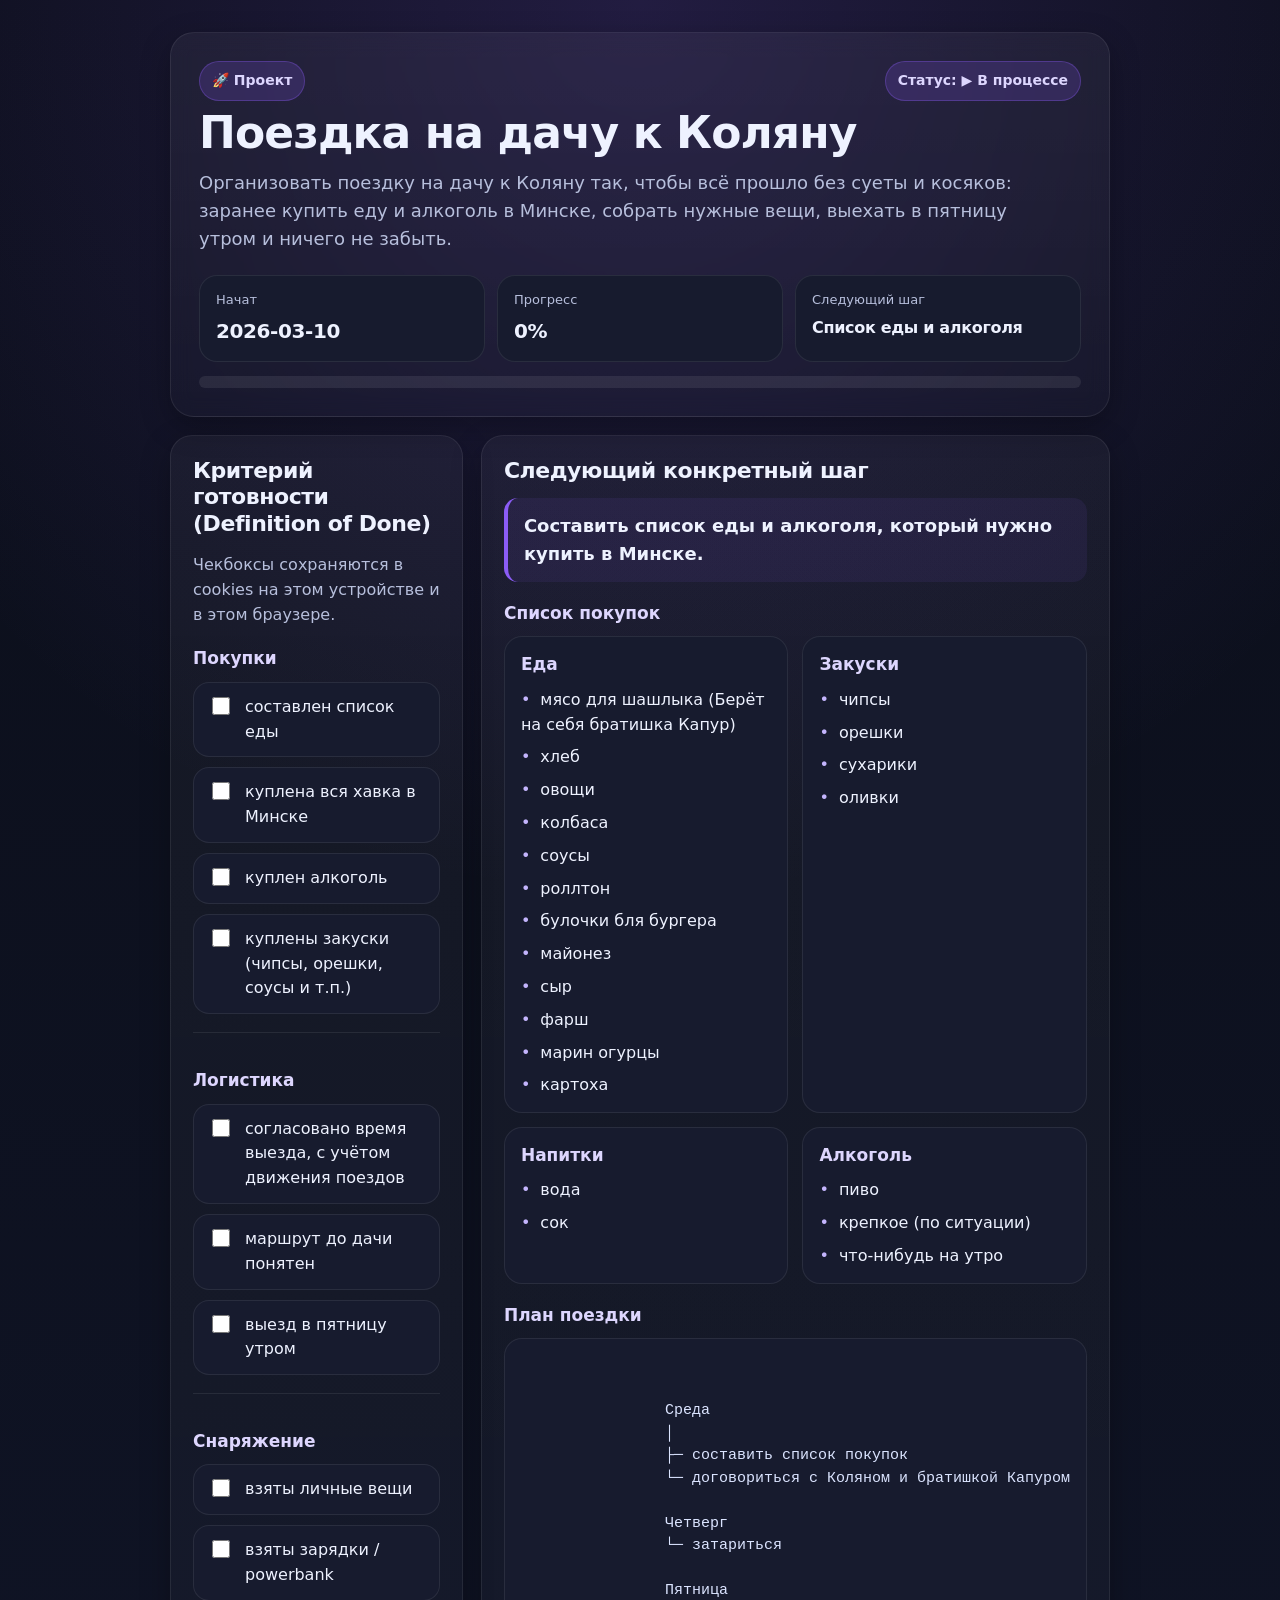
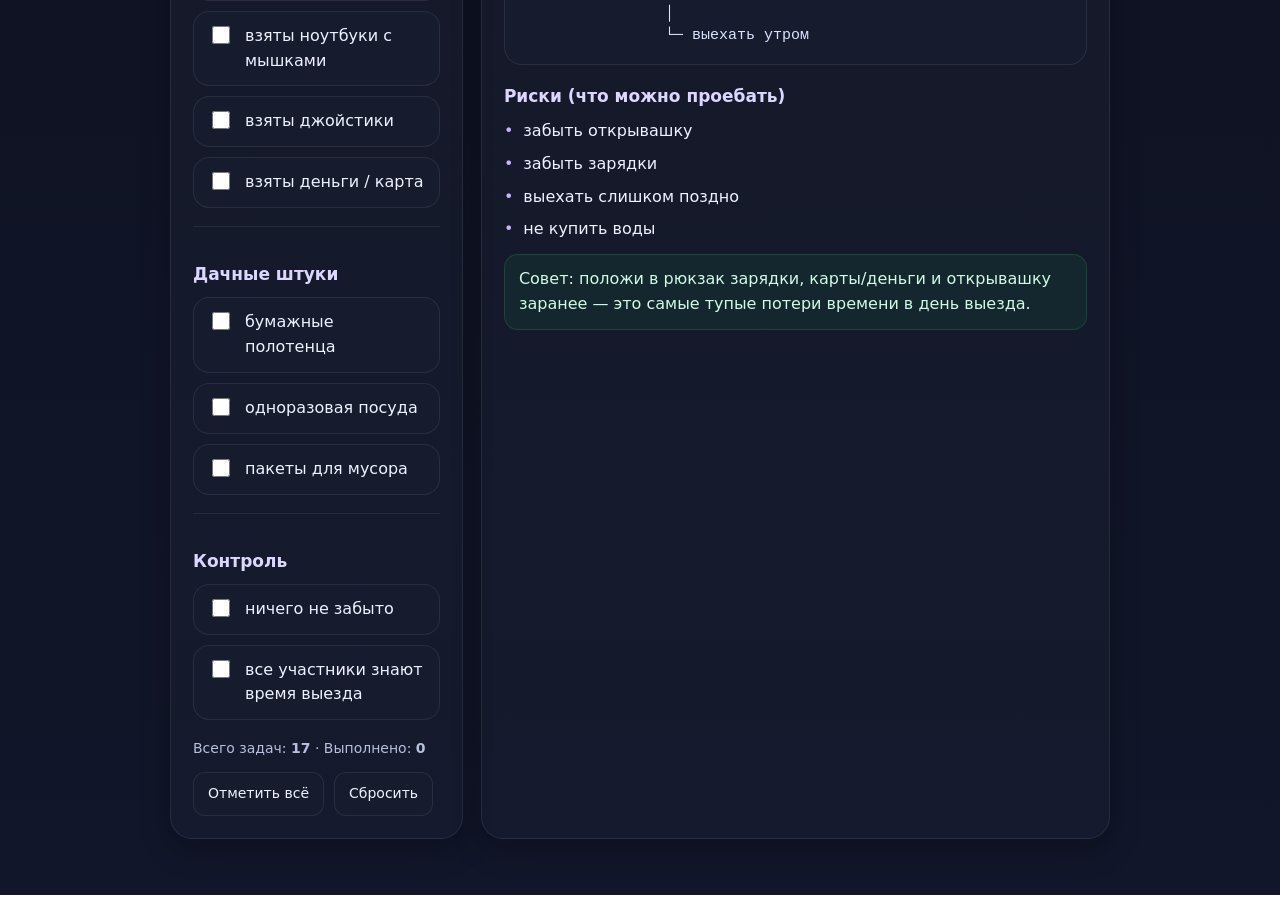
<file: dacha-kolyan.html>
<!doctype html>
<html lang="ru">
<head>
    <meta charset="UTF-8" />
    <meta name="viewport" content="width=device-width, initial-scale=1.0" />
    <title>Поездка на дачу к Коляну</title>
    <style>
        :root {
            --bg: #0f1220;
            --panel: #171b2e;
            --panel-2: #1e2440;
            --text: #eef2ff;
            --muted: #b7bfdc;
            --accent: #8b5cf6;
            --accent-2: #22c55e;
            --border: rgba(255,255,255,.08);
            --shadow: 0 10px 30px rgba(0,0,0,.28);
        }

        * { box-sizing: border-box; }
        html, body {
            margin: 0;
            padding: 0;
            background:
                    radial-gradient(circle at top, rgba(139,92,246,.18), transparent 35%),
                    linear-gradient(180deg, #0b0e19 0%, #11162a 100%);
            color: var(--text);
            font: 16px/1.55 Inter, ui-sans-serif, system-ui, -apple-system, Segoe UI, Roboto, Arial, sans-serif;
        }

        a { color: inherit; }

        .wrap {
            max-width: 980px;
            margin: 0 auto;
            padding: 32px 20px 56px;
        }

        .hero {
            background: linear-gradient(180deg, rgba(255,255,255,.05), rgba(255,255,255,.02));
            border: 1px solid var(--border);
            border-radius: 24px;
            padding: 28px;
            box-shadow: var(--shadow);
            backdrop-filter: blur(10px);
        }

        .hero-top {
            display: flex;
            gap: 14px;
            align-items: center;
            justify-content: space-between;
            flex-wrap: wrap;
            margin-bottom: 8px;
        }

        .badge {
            display: inline-flex;
            align-items: center;
            gap: 8px;
            background: rgba(139,92,246,.18);
            color: #ddd6fe;
            border: 1px solid rgba(139,92,246,.32);
            border-radius: 999px;
            padding: 8px 12px;
            font-size: 14px;
            font-weight: 600;
        }

        h1 {
            margin: 6px 0 12px;
            font-size: clamp(30px, 5vw, 44px);
            line-height: 1.1;
            letter-spacing: -.02em;
        }

        .lead {
            color: var(--muted);
            font-size: 18px;
            margin: 0;
            max-width: 76ch;
        }

        .stats {
            display: grid;
            grid-template-columns: repeat(3, minmax(0, 1fr));
            gap: 12px;
            margin-top: 22px;
        }

        .stat {
            background: var(--panel);
            border: 1px solid var(--border);
            border-radius: 18px;
            padding: 14px 16px;
        }

        .stat-label {
            color: var(--muted);
            font-size: 13px;
            margin-bottom: 6px;
        }

        .stat-value {
            font-size: 20px;
            font-weight: 700;
            letter-spacing: -.02em;
        }

        .grid {
            display: grid;
            grid-template-columns: 1.2fr .8fr;
            gap: 18px;
            margin-top: 18px;
        }

        .card {
            background: linear-gradient(180deg, rgba(255,255,255,.04), rgba(255,255,255,.02));
            border: 1px solid var(--border);
            border-radius: 22px;
            padding: 22px;
            box-shadow: var(--shadow);
        }

        h2 {
            margin: 0 0 14px;
            font-size: 22px;
            line-height: 1.2;
            letter-spacing: -.02em;
        }

        h3 {
            margin: 18px 0 10px;
            font-size: 17px;
            color: #ddd6fe;
        }

        .muted { color: var(--muted); }

        .todo-section + .todo-section {
            margin-top: 18px;
            padding-top: 16px;
            border-top: 1px solid var(--border);
        }

        .todo-list {
            display: grid;
            gap: 10px;
        }

        label.todo {
            display: flex;
            gap: 12px;
            align-items: flex-start;
            padding: 12px 14px;
            border: 1px solid var(--border);
            background: var(--panel);
            border-radius: 16px;
            cursor: pointer;
            transition: transform .12s ease, border-color .12s ease, background .12s ease;
        }

        label.todo:hover {
            transform: translateY(-1px);
            border-color: rgba(255,255,255,.16);
            background: var(--panel-2);
        }

        .todo input {
            margin-top: 2px;
            width: 18px;
            height: 18px;
            accent-color: var(--accent-2);
            flex: 0 0 auto;
            cursor: pointer;
        }

        .todo .text {
            flex: 1;
        }

        .todo.checked .text {
            text-decoration: line-through;
            color: #93a0c8;
        }

        .inline-note {
            margin-top: 12px;
            padding: 12px 14px;
            border-radius: 14px;
            background: rgba(34,197,94,.08);
            border: 1px solid rgba(34,197,94,.2);
            color: #d1fae5;
        }

        .next-step {
            font-size: 18px;
            font-weight: 600;
            padding: 14px 16px;
            border-left: 4px solid var(--accent);
            background: rgba(139,92,246,.08);
            border-radius: 14px;
        }

        .shopping {
            display: grid;
            grid-template-columns: repeat(2, minmax(0,1fr));
            gap: 14px;
        }

        .mini-card {
            background: var(--panel);
            border: 1px solid var(--border);
            border-radius: 18px;
            padding: 14px 16px;
        }

        ul.clean {
            list-style: none;
            padding: 0;
            margin: 0;
            display: grid;
            gap: 8px;
        }

        ul.clean li::before {
            content: "•";
            color: #c4b5fd;
            margin-right: 10px;
        }

        .plan {
            background: var(--panel);
            border: 1px solid var(--border);
            border-radius: 18px;
            padding: 16px;
            overflow-x: auto;
            font: 15px/1.5 ui-monospace, SFMono-Regular, Menlo, Consolas, monospace;
            white-space: pre;
            color: #dbe4ff;
        }

        .risk-list li::before { color: #fda4af; }

        .footer {
            display: flex;
            align-items: center;
            justify-content: space-between;
            gap: 12px;
            flex-wrap: wrap;
            margin-top: 18px;
            color: var(--muted);
            font-size: 14px;
        }

        .buttons {
            display: flex;
            gap: 10px;
            flex-wrap: wrap;
        }

        button {
            border: 1px solid var(--border);
            background: var(--panel);
            color: var(--text);
            border-radius: 12px;
            padding: 10px 14px;
            font: inherit;
            cursor: pointer;
            transition: background .12s ease, border-color .12s ease, transform .12s ease;
        }

        button:hover {
            background: var(--panel-2);
            border-color: rgba(255,255,255,.18);
            transform: translateY(-1px);
        }

        .progress {
            position: relative;
            height: 12px;
            border-radius: 999px;
            background: rgba(255,255,255,.08);
            overflow: hidden;
            margin-top: 14px;
        }

        .progress-bar {
            position: absolute;
            inset: 0 auto 0 0;
            width: 0%;
            background: linear-gradient(90deg, var(--accent), var(--accent-2));
            border-radius: inherit;
            transition: width .2s ease;
        }

        @media (max-width: 860px) {
            .grid { grid-template-columns: 1fr; }
            .stats, .shopping { grid-template-columns: 1fr; }
            .wrap { padding: 20px 14px 40px; }
            .hero, .card { padding: 18px; border-radius: 18px; }
        }
    </style>
</head>
<body>
<main class="wrap">
    <section class="hero">
        <div class="hero-top">
            <div class="badge">🚀 Проект</div>
            <div class="badge">Статус: ▶️ В процессе</div>
        </div>

        <h1>Поездка на дачу к Коляну</h1>
        <p class="lead">
            Организовать поездку на дачу к Коляну так, чтобы всё прошло без суеты и косяков:
            заранее купить еду и алкоголь в Минске, собрать нужные вещи, выехать в пятницу утром
            и ничего не забыть.
        </p>

        <div class="stats">
            <div class="stat">
                <div class="stat-label">Начат</div>
                <div class="stat-value">2026-03-10</div>
            </div>
            <div class="stat">
                <div class="stat-label">Прогресс</div>
                <div class="stat-value" id="progressText">0%</div>
            </div>
            <div class="stat">
                <div class="stat-label">Следующий шаг</div>
                <div class="stat-value" style="font-size:16px;font-weight:600;">Список еды и алкоголя</div>
            </div>
        </div>

        <div class="progress" aria-hidden="true">
            <div class="progress-bar" id="progressBar"></div>
        </div>
    </section>

    <section class="grid">
        <div class="card">
            <h2>Критерий готовности (Definition of Done)</h2>
            <p class="muted">Чекбоксы сохраняются в cookies на этом устройстве и в этом браузере.</p>

            <div class="todo-section">
                <h3>Покупки</h3>
                <div class="todo-list">
                    <label class="todo"><input type="checkbox" data-key="food-list"><span class="text">составлен список еды</span></label>
                    <label class="todo"><input type="checkbox" data-key="food-bought"><span class="text">куплена вся хавка в Минске</span></label>
                    <label class="todo"><input type="checkbox" data-key="alcohol-bought"><span class="text">куплен алкоголь</span></label>
                    <label class="todo"><input type="checkbox" data-key="snacks-bought"><span class="text">куплены закуски (чипсы, орешки, соусы и т.п.)</span></label>
                </div>
            </div>

            <div class="todo-section">
                <h3>Логистика</h3>
                <div class="todo-list">
                    <label class="todo"><input type="checkbox" data-key="departure-time"><span class="text">согласовано время выезда, с учётом движения поездов</span></label>
                    <label class="todo"><input type="checkbox" data-key="route-ready"><span class="text">маршрут до дачи понятен</span></label>
                    <label class="todo"><input type="checkbox" data-key="friday-morning"><span class="text">выезд в пятницу утром</span></label>
                </div>
            </div>

            <div class="todo-section">
                <h3>Снаряжение</h3>
                <div class="todo-list">
                    <label class="todo"><input type="checkbox" data-key="personal-items"><span class="text">взяты личные вещи</span></label>
                    <label class="todo"><input type="checkbox" data-key="chargers"><span class="text">взяты зарядки / powerbank</span></label>
                    <label class="todo"><input type="checkbox" data-key="laptops"><span class="text">взяты ноутбуки с мышками</span></label>
                    <label class="todo"><input type="checkbox" data-key="gamepads"><span class="text">взяты джойстики</span></label>
                    <label class="todo"><input type="checkbox" data-key="money"><span class="text">взяты деньги / карта</span></label>
                </div>
            </div>

            <div class="todo-section">
                <h3>Дачные штуки</h3>
                <div class="todo-list">
                    <label class="todo"><input type="checkbox" data-key="towels"><span class="text">бумажные полотенца</span></label>
                    <label class="todo"><input type="checkbox" data-key="tableware"><span class="text">одноразовая посуда</span></label>
                    <label class="todo"><input type="checkbox" data-key="trash-bags"><span class="text">пакеты для мусора</span></label>
                </div>
            </div>

            <div class="todo-section">
                <h3>Контроль</h3>
                <div class="todo-list">
                    <label class="todo"><input type="checkbox" data-key="nothing-forgotten"><span class="text">ничего не забыто</span></label>
                    <label class="todo"><input type="checkbox" data-key="everyone-knows"><span class="text">все участники знают время выезда</span></label>
                </div>
            </div>

            <div class="footer">
                <div>Всего задач: <strong id="totalTasks">0</strong> · Выполнено: <strong id="doneTasks">0</strong></div>
                <div class="buttons">
                    <button type="button" id="checkAllBtn">Отметить всё</button>
                    <button type="button" id="resetBtn">Сбросить</button>
                </div>
            </div>
        </div>

        <div class="card">
            <h2>Следующий конкретный шаг</h2>
            <div class="next-step">Составить список еды и алкоголя, который нужно купить в Минске.</div>

            <h3>Список покупок</h3>
            <div class="shopping">
                <div class="mini-card">
                    <h3 style="margin-top:0">Еда</h3>
                    <ul class="clean">
                        <li>мясо для шашлыка (Берёт на себя братишка Капур)</li>
                        <li>хлеб</li>
                        <li>овощи</li>
                        <li>колбаса</li>
                        <li>соусы</li>
                        <li>роллтон</li>
                        <li>булочки бля бургера</li>
                        <li>майонез</li>
                        <li>сыр</li>
                        <li>фарш</li>
                        <li>марин огурцы</li>
                        <li>картоха</li>
                    </ul>
                </div>
                <div class="mini-card">
                    <h3 style="margin-top:0">Закуски</h3>
                    <ul class="clean">
                        <li>чипсы</li>
                        <li>орешки</li>
                        <li>сухарики</li>
                        <li>оливки</li>
                    </ul>
                </div>
                <div class="mini-card">
                    <h3 style="margin-top:0">Напитки</h3>
                    <ul class="clean">
                        <li>вода</li>
                        <li>сок</li>
                    </ul>
                </div>
                <div class="mini-card">
                    <h3 style="margin-top:0">Алкоголь</h3>
                    <ul class="clean">
                        <li>пиво</li>
                        <li>крепкое (по ситуации)</li>
                        <li>что-нибудь на утро</li>
                    </ul>
                </div>
            </div>

            <h3>План поездки</h3>
            <div class="plan">

                Среда
                │
                ├─ составить список покупок
                └─ договориться с Коляном и братишкой Капуром

                Четверг
                └─ затариться

                Пятница
                │
                └─ выехать утром</div>

            <h3>Риски (что можно проебать)</h3>
            <ul class="clean risk-list">
                <li>забыть открывашку</li>
                <li>забыть зарядки</li>
                <li>выехать слишком поздно</li>
                <li>не купить воды</li>
            </ul>

            <div class="inline-note">
                Совет: положи в рюкзак зарядки, карты/деньги и открывашку заранее — это самые тупые потери времени в день выезда.
            </div>
        </div>
    </section>
</main>

<script>
    const COOKIE_PREFIX = 'kolyan-trip-';
    const COOKIE_DAYS = 365;

    function setCookie(name, value, days) {
        const date = new Date();
        date.setTime(date.getTime() + (days * 24 * 60 * 60 * 1000));
        document.cookie = `${encodeURIComponent(name)}=${encodeURIComponent(value)}; expires=${date.toUTCString()}; path=/; SameSite=Lax`;
    }

    function getCookie(name) {
        const encoded = encodeURIComponent(name) + '=';
        const cookies = document.cookie.split(';');
        for (let c of cookies) {
            c = c.trim();
            if (c.indexOf(encoded) === 0) {
                return decodeURIComponent(c.substring(encoded.length));
            }
        }
        return null;
    }

    function deleteCookie(name) {
        document.cookie = `${encodeURIComponent(name)}=; expires=Thu, 01 Jan 1970 00:00:00 GMT; path=/; SameSite=Lax`;
    }

    const checkboxes = Array.from(document.querySelectorAll('input[type="checkbox"][data-key]'));
    const progressText = document.getElementById('progressText');
    const progressBar = document.getElementById('progressBar');
    const totalTasks = document.getElementById('totalTasks');
    const doneTasks = document.getElementById('doneTasks');
    const resetBtn = document.getElementById('resetBtn');
    const checkAllBtn = document.getElementById('checkAllBtn');

    function updateVisualState(checkbox) {
        const label = checkbox.closest('label.todo');
        label.classList.toggle('checked', checkbox.checked);
    }

    function updateProgress() {
        const total = checkboxes.length;
        const done = checkboxes.filter(cb => cb.checked).length;
        const percent = total ? Math.round(done / total * 100) : 0;

        totalTasks.textContent = total;
        doneTasks.textContent = done;
        progressText.textContent = `${percent}%`;
        progressBar.style.width = `${percent}%`;
    }

    function loadState() {
        checkboxes.forEach(cb => {
            const saved = getCookie(COOKIE_PREFIX + cb.dataset.key);
            cb.checked = saved === '1';
            updateVisualState(cb);
        });
        updateProgress();
    }

    function saveState(checkbox) {
        setCookie(COOKIE_PREFIX + checkbox.dataset.key, checkbox.checked ? '1' : '0', COOKIE_DAYS);
        updateVisualState(checkbox);
        updateProgress();
    }

    checkboxes.forEach(cb => {
        cb.addEventListener('change', () => saveState(cb));
    });

    resetBtn.addEventListener('click', () => {
        checkboxes.forEach(cb => {
            cb.checked = false;
            deleteCookie(COOKIE_PREFIX + cb.dataset.key);
            updateVisualState(cb);
        });
        updateProgress();
    });

    checkAllBtn.addEventListener('click', () => {
        checkboxes.forEach(cb => {
            cb.checked = true;
            setCookie(COOKIE_PREFIX + cb.dataset.key, '1', COOKIE_DAYS);
            updateVisualState(cb);
        });
        updateProgress();
    });

    loadState();
</script>
</body>
</html>
</file>
